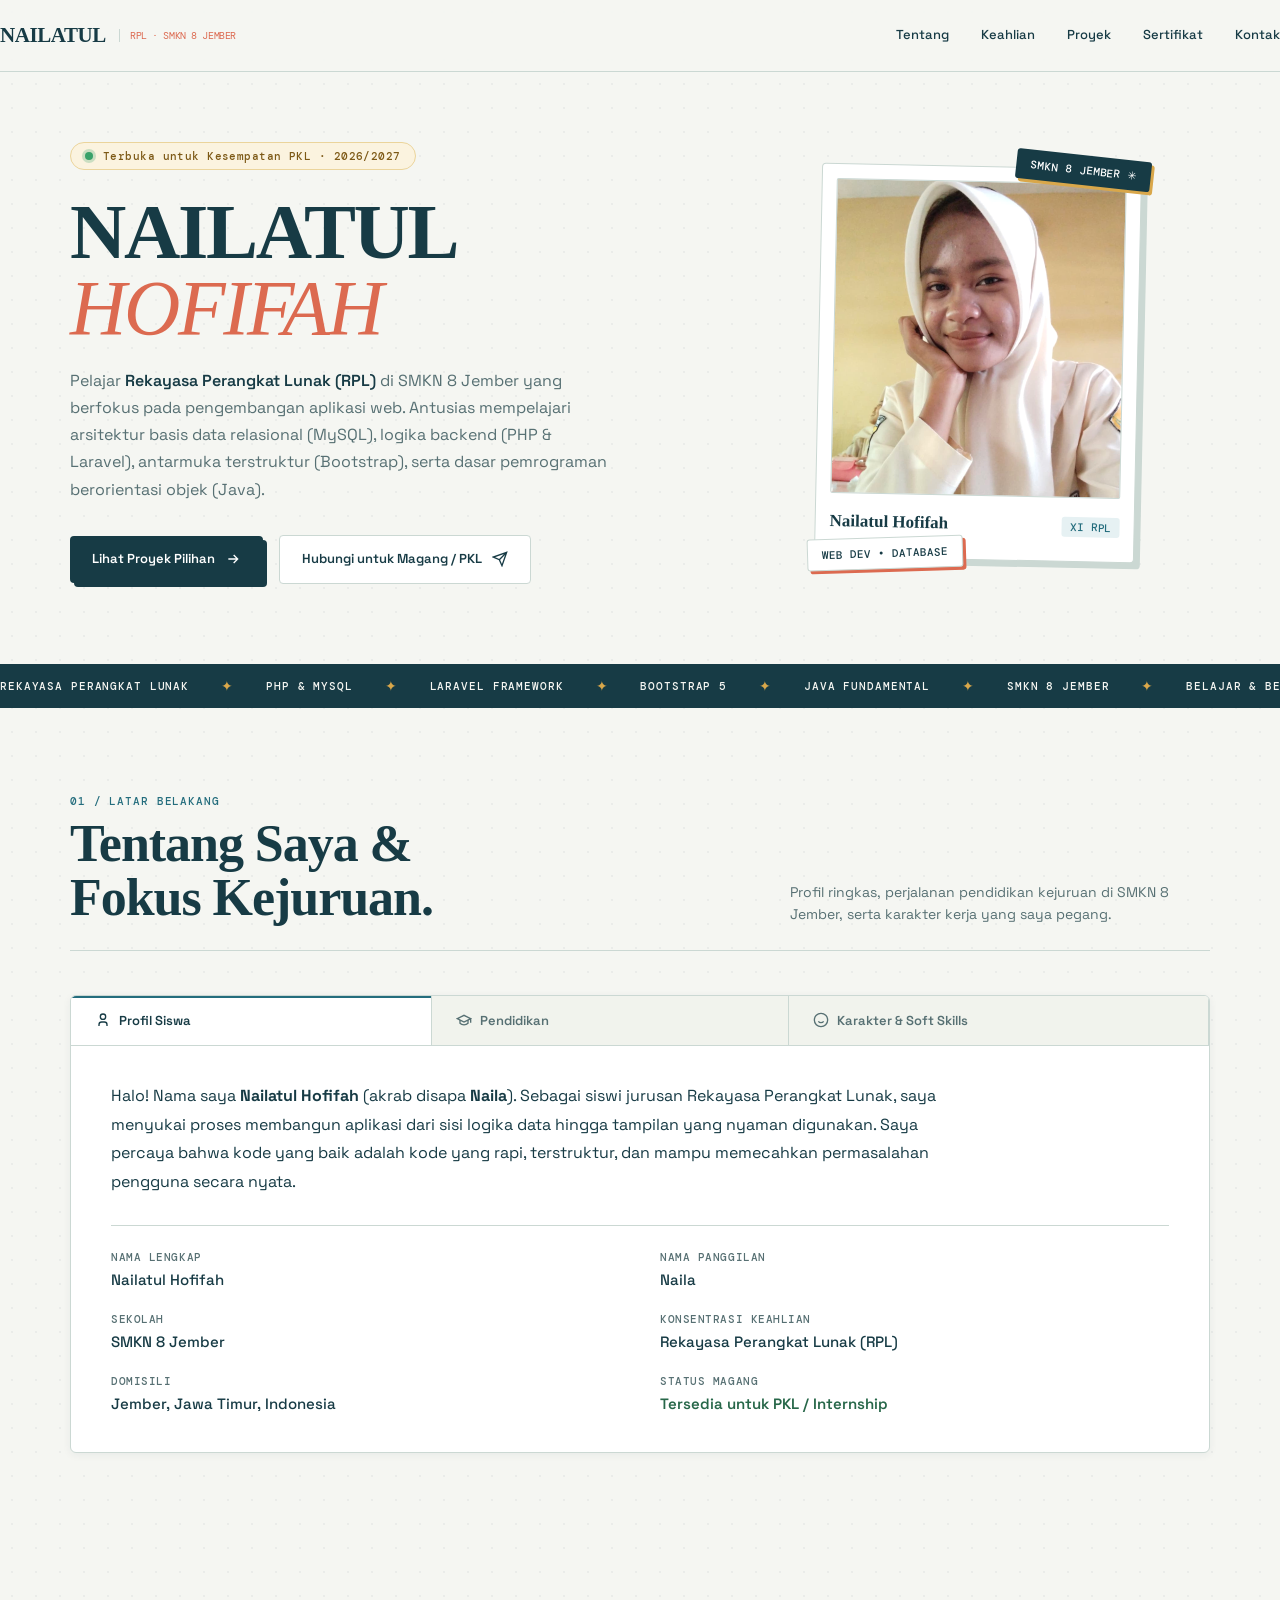
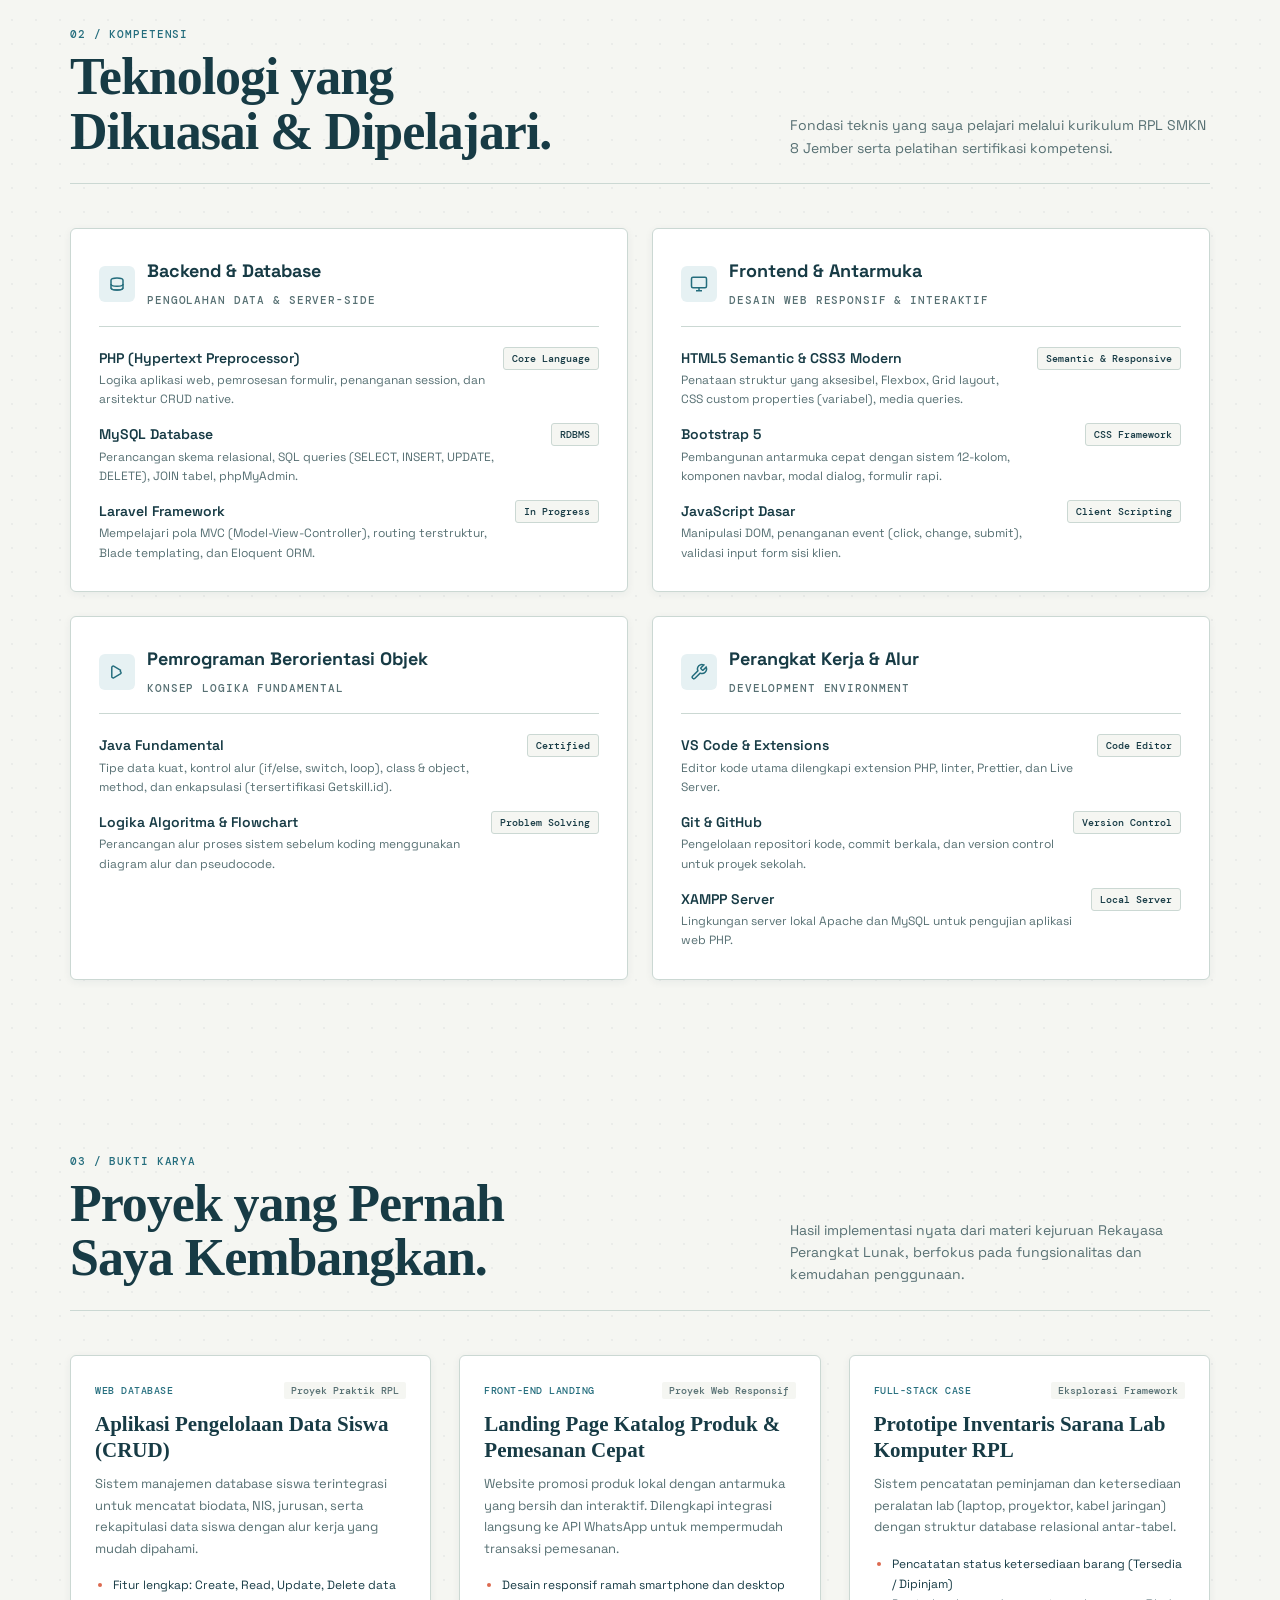
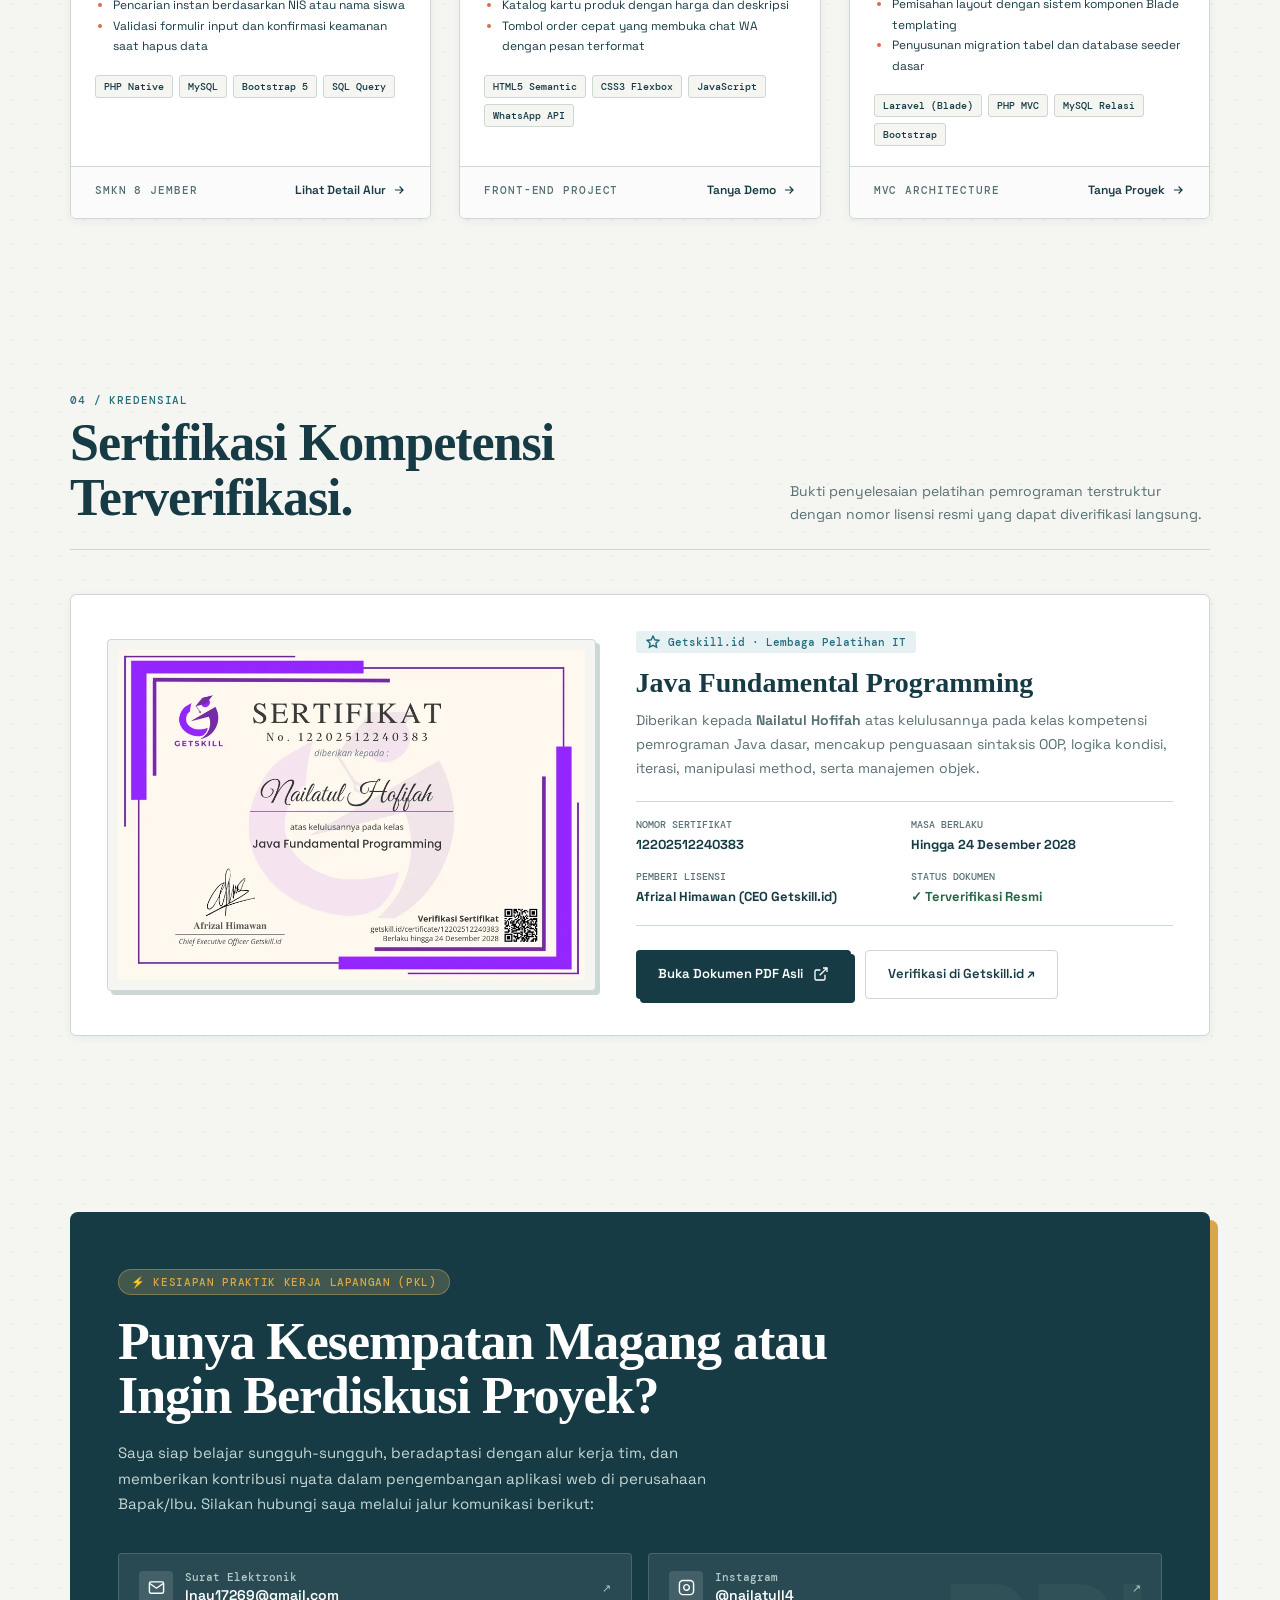
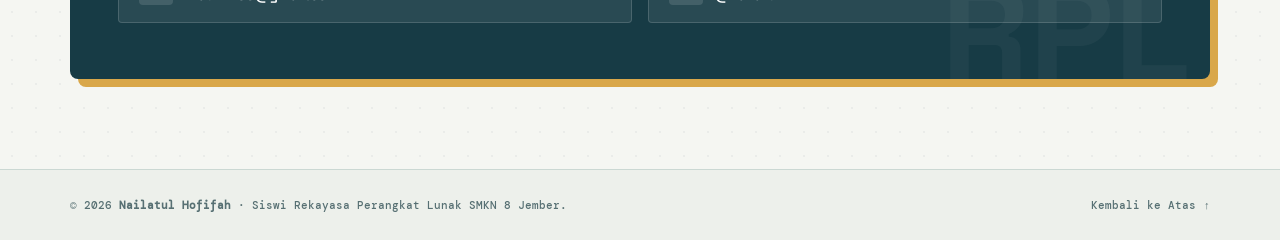
<file: index.html>
<!doctype html>
<html lang="id">
<head>
	<meta charset="utf-8">
	<meta name="viewport" content="width=device-width, initial-scale=1">
	<meta name="theme-color" content="#173b45">
	<meta name="description" content="Portofolio Nailatul Hofifah — Pelajar Rekayasa Perangkat Lunak (RPL) SMKN 8 Jember. Siap menerima kesempatan Praktik Kerja Lapangan (PKL) Web Development.">
	<meta name="author" content="Nailatul Hofifah">

	<!-- Open Graph Meta Tags -->
	<meta property="og:title" content="Nailatul Hofifah — Portofolio Rekayasa Perangkat Lunak">
	<meta property="og:description" content="Portofolio web development, proyek PHP, MySQL, Laravel, dan sertifikasi pemrograman Nailatul Hofifah.">
	<meta property="og:image" content="assets/img/naila.png">
	<meta property="og:type" content="website">

	<title>Nailatul Hofifah — Rekayasa Perangkat Lunak · SMKN 8 Jember</title>

	<link rel="icon" type="image/png" href="assets/img/favicon.png">
	<link rel="shortcut icon" href="assets/img/favicon.ico">

	<!-- Fonts -->
	<link rel="preconnect" href="https://fonts.googleapis.com">
	<link rel="preconnect" href="https://fonts.gstatic.com" crossorigin>
	<link href="https://fonts.googleapis.com/css2?family=DM+Mono:ital,wght@0,400;0,500;1,400&family=Space+Grotesk:wght@400;500;600;700&display=swap" rel="stylesheet">

	<link rel="stylesheet" href="assets/css/style.css">
</head>
<body>

	<!-- HEADER NAVIGATION -->
	<header class="topbar">
		<nav class="nav wrap" aria-label="Navigasi Utama">
			<a class="brand" href="#beranda">NAILATUL <span class="brand-role">RPL · SMKN 8 JEMBER</span></a>
			<button class="menu-toggle" type="button" aria-label="Buka Menu Navigasi" aria-expanded="false">
				<svg viewBox="0 0 24 24" fill="none" stroke="currentColor" aria-hidden="true"><path d="M4 7h16M4 12h16M4 17h16"/></svg>
			</button>
			<div class="nav-links">
				<a href="#tentang">Tentang</a>
				<a href="#keahlian">Keahlian</a>
				<a href="#proyek">Proyek</a>
				<a href="#sertifikat">Sertifikat</a>
				<a href="#kontak">Kontak</a>
			</div>
		</nav>
	</header>

	<main>
		<!-- HERO SECTION -->
		<section class="hero wrap" id="beranda">
			<div class="hero-content">
				<div class="hero-badge">
					<span class="status-dot" aria-hidden="true"></span>
					<span>Terbuka untuk Kesempatan PKL &middot; 2026/2027</span>
				</div>
				<h1>NAILATUL<br><span class="accent">HOFIFAH</span></h1>
				<p class="hero-bio">
					Pelajar <strong>Rekayasa Perangkat Lunak (RPL)</strong> di SMKN 8 Jember yang berfokus pada pengembangan aplikasi web. Antusias mempelajari arsitektur basis data relasional (MySQL), logika backend (PHP &amp; Laravel), antarmuka terstruktur (Bootstrap), serta dasar pemrograman berorientasi objek (Java).
				</p>
				<div class="hero-actions">
					<a class="btn btn-primary" href="#proyek">
						Lihat Proyek Pilihan
						<svg viewBox="0 0 24 24" fill="none" stroke="currentColor" aria-hidden="true"><path d="M5 12h14m-6-6 6 6-6 6"/></svg>
					</a>
					<a class="btn btn-secondary" href="#kontak">
						Hubungi untuk Magang / PKL
						<svg viewBox="0 0 24 24" fill="none" stroke="currentColor" aria-hidden="true"><path d="M22 2L11 13M22 2l-7 20-4-9-9-4 20-7z"/></svg>
					</a>
				</div>
			</div>

			<div class="hero-visual">
				<div class="portrait-card">
					<div class="floating-badge badge-top">SMKN 8 JEMBER ✳</div>
					<div class="portrait-frame">
						<img src="assets/img/naila.png" alt="Foto Profil Nailatul Hofifah" width="959" height="1280" fetchpriority="high">
					</div>
					<div class="portrait-caption">
						<span class="portrait-name">Nailatul Hofifah</span>
						<span class="portrait-grade">XI RPL</span>
					</div>
					<div class="floating-badge badge-bottom">WEB DEV &bull; DATABASE</div>
				</div>
			</div>
		</section>

		<!-- TICKER BANNER -->
		<div class="ticker" aria-hidden="true">
			<div class="ticker-track">
				<span>REKAYASA PERANGKAT LUNAK <b>✦</b> PHP &amp; MYSQL <b>✦</b> LARAVEL FRAMEWORK <b>✦</b> BOOTSTRAP 5 <b>✦</b> JAVA FUNDAMENTAL <b>✦</b> SMKN 8 JEMBER <b>✦</b> BELAJAR &amp; BERKARYA <b>✦</b></span>
				<span>REKAYASA PERANGKAT LUNAK <b>✦</b> PHP &amp; MYSQL <b>✦</b> LARAVEL FRAMEWORK <b>✦</b> BOOTSTRAP 5 <b>✦</b> JAVA FUNDAMENTAL <b>✦</b> SMKN 8 JEMBER <b>✦</b> BELAJAR &amp; BERKARYA <b>✦</b></span>
			</div>
		</div>

		<!-- TENTANG SAYA (TABS) -->
		<section class="wrap" id="tentang">
			<div class="section-head">
				<div>
					<p class="section-label eyebrow">01 / Latar Belakang</p>
					<h2>Tentang Saya &amp;<br>Fokus Kejuruan.</h2>
				</div>
				<p class="section-intro">Profil ringkas, perjalanan pendidikan kejuruan di SMKN 8 Jember, serta karakter kerja yang saya pegang.</p>
			</div>

			<div class="tabs-container">
				<div class="tabs-nav" role="tablist" aria-label="Informasi Tentang Nailatul Hofifah">
					<button type="button" role="tab" id="tab-profil" aria-controls="panel-profil" aria-selected="true">
						<svg width="16" height="16" viewBox="0 0 24 24" fill="none" stroke="currentColor" stroke-width="2" aria-hidden="true"><circle cx="12" cy="7" r="4"/><path d="M6 21v-2a4 4 0 0 1 4-4h4a4 4 0 0 1 4 4v2"/></svg>
						Profil Siswa
					</button>
					<button type="button" role="tab" id="tab-pendidikan" aria-controls="panel-pendidikan" aria-selected="false" tabindex="-1">
						<svg width="16" height="16" viewBox="0 0 24 24" fill="none" stroke="currentColor" stroke-width="2" aria-hidden="true"><path d="M22 10v6M2 10l10-5 10 5-10 5z"/><path d="M6 12v5c3 3 9 3 12 0v-5"/></svg>
						Pendidikan
					</button>
					<button type="button" role="tab" id="tab-softskills" aria-controls="panel-softskills" aria-selected="false" tabindex="-1">
						<svg width="16" height="16" viewBox="0 0 24 24" fill="none" stroke="currentColor" stroke-width="2" aria-hidden="true"><circle cx="12" cy="12" r="10"/><path d="M8 14s1.5 2 4 2 4-2 4-2"/><line x1="9" y1="9" x2="9.01" y2="9"/><line x1="15" y1="9" x2="15.01" y2="9"/></svg>
						Karakter &amp; Soft Skills
					</button>
				</div>

				<!-- Panel 1: Profil -->
				<div class="tab-panel" id="panel-profil" role="tabpanel" aria-labelledby="tab-profil">
					<p class="bio-intro-text">
						Halo! Nama saya <strong>Nailatul Hofifah</strong> (akrab disapa <strong>Naila</strong>). Sebagai siswi jurusan Rekayasa Perangkat Lunak, saya menyukai proses membangun aplikasi dari sisi logika data hingga tampilan yang nyaman digunakan. Saya percaya bahwa kode yang baik adalah kode yang rapi, terstruktur, dan mampu memecahkan permasalahan pengguna secara nyata.
					</p>
					<dl class="bio-grid">
						<div class="bio-row"><dt>Nama Lengkap</dt><dd>Nailatul Hofifah</dd></div>
						<div class="bio-row"><dt>Nama Panggilan</dt><dd>Naila</dd></div>
						<div class="bio-row"><dt>Sekolah</dt><dd>SMKN 8 Jember</dd></div>
						<div class="bio-row"><dt>Konsentrasi Keahlian</dt><dd>Rekayasa Perangkat Lunak (RPL)</dd></div>
						<div class="bio-row"><dt>Domisili</dt><dd>Jember, Jawa Timur, Indonesia</dd></div>
						<div class="bio-row"><dt>Status Magang</dt><dd><span style="color: #276749; font-weight:600;">Tersedia untuk PKL / Internship</span></dd></div>
					</dl>
				</div>

				<!-- Panel 2: Pendidikan -->
				<div class="tab-panel" id="panel-pendidikan" role="tabpanel" aria-labelledby="tab-pendidikan" hidden>
					<div class="timeline">
						<div class="timeline-item">
							<span class="timeline-tag">2025 &mdash; Sekarang (Aktif)</span>
							<h3>SMKN 8 Jember</h3>
							<p>Program Keahlian <strong>Rekayasa Perangkat Lunak (RPL)</strong>. Mendalami mata pelajaran produktif: Pemrograman Web (PHP, HTML, CSS, JavaScript, Bootstrap), Basis Data (MySQL), Pemrograman Berorientasi Objek (Java &amp; PHP), serta Pemodelan Perangkat Lunak.</p>
						</div>
						<div class="timeline-item">
							<span class="timeline-tag">2022 &mdash; 2025</span>
							<h3>Pendidikan Menengah Pertama (SMP)</h3>
							<p>Menyelesaikan pendidikan dasar dengan minat tinggi pada mata pelajaran eksakta, logika matematika, serta teknologi informasi.</p>
						</div>
					</div>
				</div>

				<!-- Panel 3: Soft Skills -->
				<div class="tab-panel" id="panel-softskills" role="tabpanel" aria-labelledby="tab-softskills" hidden>
					<div class="skills-cards-grid">
						<div class="skill-card">
							<h4><span>🔍</span> Problem Solving</h4>
							<p>Terbiasa membaca pesan error, debugging alur data, dan mencari solusi logis melalui dokumentasi resmi maupun referensi teknis.</p>
						</div>
						<div class="skill-card">
							<h4><span>🤝</span> Kolaborasi Tim</h4>
							<p>Mampu berkoordinasi dengan baik dalam tugas kelompok kejuruan, menghargai pembagian tugas, serta terbuka menerima masukan.</p>
						</div>
						<div class="skill-card">
							<h4><span>⏱️</span> Manajemen Waktu</h4>
							<p>Disiplin dalam menyelesaikan tugas proyek dan modul praktikum laboratorium sesuai dengan tenggat waktu (deadline) yang ditentukan.</p>
						</div>
						<div class="skill-card">
							<h4><span>🌱</span> Kemauan Belajar Tinggi</h4>
							<p>Senang mengeksplorasi teknologi baru di luar kurikulum wajib, seperti mengambil sertifikasi pemrograman mandiri di Getskill.id.</p>
						</div>
						<div class="skill-card">
							<h4><span>🎯</span> Ketelitian Kode</h4>
							<p>Memperhatikan penulisan sintaksis yang rapi, penamaan variabel yang deskriptif, dan konsistensi struktur direktori.</p>
						</div>
						<div class="skill-card">
							<h4><span>💬</span> Komunikasi Sopan</h4>
							<p>Menjaga etika berkomunikasi yang santun, profesional, dan siap dibimbing oleh instruktur maupun mentor industri.</p>
						</div>
					</div>
				</div>
			</div>
		</section>

		<!-- KEAHLIAN TEKNIS -->
		<section class="wrap" id="keahlian">
			<div class="section-head">
				<div>
					<p class="section-label eyebrow">02 / Kompetensi</p>
					<h2>Teknologi yang<br>Dikuasai &amp; Dipelajari.</h2>
				</div>
				<p class="section-intro">Fondasi teknis yang saya pelajari melalui kurikulum RPL SMKN 8 Jember serta pelatihan sertifikasi kompetensi.</p>
			</div>

			<div class="tech-grid">
				<!-- Backend & Database -->
				<div class="tech-group">
					<div class="tech-group-header">
						<div class="tech-group-icon">
							<svg viewBox="0 0 24 24" fill="none" stroke="currentColor" stroke-width="2" aria-hidden="true"><path d="M4 7c0-1.7 3.6-3 8-3s8 1.3 8 3v10c0 1.7-3.6 3-8 3s-8-1.3-8-3V7z"/><path d="M4 12c0 1.7 3.6 3 8 3s8-1.3 8-3"/><path d="M4 17c0 1.7 3.6 3 8 3s8-1.3 8-3"/></svg>
						</div>
						<div>
							<h3>Backend &amp; Database</h3>
							<span class="eyebrow" style="color: var(--muted);">Pengolahan Data &amp; Server-Side</span>
						</div>
					</div>
					<div class="tech-items-list">
						<div class="tech-item">
							<div>
								<div class="tech-item-name">PHP (Hypertext Preprocessor)</div>
								<div class="tech-item-desc">Logika aplikasi web, pemrosesan formulir, penanganan session, dan arsitektur CRUD native.</div>
							</div>
							<span class="tech-tag">Core Language</span>
						</div>
						<div class="tech-item">
							<div>
								<div class="tech-item-name">MySQL Database</div>
								<div class="tech-item-desc">Perancangan skema relasional, SQL queries (SELECT, INSERT, UPDATE, DELETE), JOIN tabel, phpMyAdmin.</div>
							</div>
							<span class="tech-tag">RDBMS</span>
						</div>
						<div class="tech-item">
							<div>
								<div class="tech-item-name">Laravel Framework</div>
								<div class="tech-item-desc">Mempelajari pola MVC (Model-View-Controller), routing terstruktur, Blade templating, dan Eloquent ORM.</div>
							</div>
							<span class="tech-tag">In Progress</span>
						</div>
					</div>
				</div>

				<!-- Frontend & UI -->
				<div class="tech-group">
					<div class="tech-group-header">
						<div class="tech-group-icon">
							<svg viewBox="0 0 24 24" fill="none" stroke="currentColor" stroke-width="2" aria-hidden="true"><rect x="2" y="3" width="20" height="14" rx="2"/><line x1="8" y1="21" x2="16" y2="21"/><line x1="12" y1="17" x2="12" y2="21"/></svg>
						</div>
						<div>
							<h3>Frontend &amp; Antarmuka</h3>
							<span class="eyebrow" style="color: var(--muted);">Desain Web Responsif &amp; Interaktif</span>
						</div>
					</div>
					<div class="tech-items-list">
						<div class="tech-item">
							<div>
								<div class="tech-item-name">HTML5 Semantic &amp; CSS3 Modern</div>
								<div class="tech-item-desc">Penataan struktur yang aksesibel, Flexbox, Grid layout, CSS custom properties (variabel), media queries.</div>
							</div>
							<span class="tech-tag">Semantic &amp; Responsive</span>
						</div>
						<div class="tech-item">
							<div>
								<div class="tech-item-name">Bootstrap 5</div>
								<div class="tech-item-desc">Pembangunan antarmuka cepat dengan sistem 12-kolom, komponen navbar, modal dialog, formulir rapi.</div>
							</div>
							<span class="tech-tag">CSS Framework</span>
						</div>
						<div class="tech-item">
							<div>
								<div class="tech-item-name">JavaScript Dasar</div>
								<div class="tech-item-desc">Manipulasi DOM, penanganan event (click, change, submit), validasi input form sisi klien.</div>
							</div>
							<span class="tech-tag">Client Scripting</span>
						</div>
					</div>
				</div>

				<!-- Fundamental OOP -->
				<div class="tech-group">
					<div class="tech-group-header">
						<div class="tech-group-icon">
							<svg viewBox="0 0 24 24" fill="none" stroke="currentColor" stroke-width="2" aria-hidden="true"><path d="M16.5 9.4L7.55 4.24a1.78 1.78 0 0 0-2.5 1.55v12.42a1.78 1.78 0 0 0 2.5 1.55l8.95-5.16a1.78 1.78 0 0 0 0-3.16z"/></svg>
						</div>
						<div>
							<h3>Pemrograman Berorientasi Objek</h3>
							<span class="eyebrow" style="color: var(--muted);">Konsep Logika Fundamental</span>
						</div>
					</div>
					<div class="tech-items-list">
						<div class="tech-item">
							<div>
								<div class="tech-item-name">Java Fundamental</div>
								<div class="tech-item-desc">Tipe data kuat, kontrol alur (if/else, switch, loop), class &amp; object, method, dan enkapsulasi (tersertifikasi Getskill.id).</div>
							</div>
							<span class="tech-tag">Certified</span>
						</div>
						<div class="tech-item">
							<div>
								<div class="tech-item-name">Logika Algoritma &amp; Flowchart</div>
								<div class="tech-item-desc">Perancangan alur proses sistem sebelum koding menggunakan diagram alur dan pseudocode.</div>
							</div>
							<span class="tech-tag">Problem Solving</span>
						</div>
					</div>
				</div>

				<!-- Tools & Environment -->
				<div class="tech-group">
					<div class="tech-group-header">
						<div class="tech-group-icon">
							<svg viewBox="0 0 24 24" fill="none" stroke="currentColor" stroke-width="2" aria-hidden="true"><path d="M14.7 6.3a1 1 0 0 0 0 1.4l1.6 1.6a1 1 0 0 0 1.4 0l3.77-3.77a6 6 0 0 1-7.94 7.94l-6.91 6.91a2.12 2.12 0 0 1-3-3l6.91-6.91a6 6 0 0 1 7.94-7.94l-3.76 3.76z"/></svg>
						</div>
						<div>
							<h3>Perangkat Kerja &amp; Alur</h3>
							<span class="eyebrow" style="color: var(--muted);">Development Environment</span>
						</div>
					</div>
					<div class="tech-items-list">
						<div class="tech-item">
							<div>
								<div class="tech-item-name">VS Code &amp; Extensions</div>
								<div class="tech-item-desc">Editor kode utama dilengkapi extension PHP, linter, Prettier, dan Live Server.</div>
							</div>
							<span class="tech-tag">Code Editor</span>
						</div>
						<div class="tech-item">
							<div>
								<div class="tech-item-name">Git &amp; GitHub</div>
								<div class="tech-item-desc">Pengelolaan repositori kode, commit berkala, dan version control untuk proyek sekolah.</div>
							</div>
							<span class="tech-tag">Version Control</span>
						</div>
						<div class="tech-item">
							<div>
								<div class="tech-item-name">XAMPP Server</div>
								<div class="tech-item-desc">Lingkungan server lokal Apache dan MySQL untuk pengujian aplikasi web PHP.</div>
							</div>
							<span class="tech-tag">Local Server</span>
						</div>
					</div>
				</div>
			</div>
		</section>

		<!-- SHOWCASE PROYEK KARYA -->
		<section class="wrap" id="proyek">
			<div class="section-head">
				<div>
					<p class="section-label eyebrow">03 / Bukti Karya</p>
					<h2>Proyek yang Pernah<br>Saya Kembangkan.</h2>
				</div>
				<p class="section-intro">Hasil implementasi nyata dari materi kejuruan Rekayasa Perangkat Lunak, berfokus pada fungsionalitas dan kemudahan penggunaan.</p>
			</div>

			<div class="projects-grid">
				<!-- Proyek 1 -->
				<article class="project-card">
					<div class="project-body">
						<div class="project-meta-top">
							<span class="project-category">Web Database</span>
							<span class="project-scope">Proyek Praktik RPL</span>
						</div>
						<h3>Aplikasi Pengelolaan Data Siswa (CRUD)</h3>
						<p>Sistem manajemen database siswa terintegrasi untuk mencatat biodata, NIS, jurusan, serta rekapitulasi data siswa dengan alur kerja yang mudah dipahami.</p>
						<ul class="project-features">
							<li>Fitur lengkap: Create, Read, Update, Delete data</li>
							<li>Pencarian instan berdasarkan NIS atau nama siswa</li>
							<li>Validasi formulir input dan konfirmasi keamanan saat hapus data</li>
						</ul>
						<div class="project-tags">
							<span>PHP Native</span>
							<span>MySQL</span>
							<span>Bootstrap 5</span>
							<span>SQL Query</span>
						</div>
					</div>
					<div class="project-footer">
						<span class="eyebrow" style="color: var(--muted);">SMKN 8 Jember</span>
						<a class="project-link" href="#kontak">
							Lihat Detail Alur <svg viewBox="0 0 24 24" fill="none" stroke="currentColor" stroke-width="2" aria-hidden="true"><path d="M5 12h14m-6-6 6 6-6 6"/></svg>
						</a>
					</div>
				</article>

				<!-- Proyek 2 -->
				<article class="project-card">
					<div class="project-body">
						<div class="project-meta-top">
							<span class="project-category">Front-End Landing</span>
							<span class="project-scope">Proyek Web Responsif</span>
						</div>
						<h3>Landing Page Katalog Produk &amp; Pemesanan Cepat</h3>
						<p>Website promosi produk lokal dengan antarmuka yang bersih dan interaktif. Dilengkapi integrasi langsung ke API WhatsApp untuk mempermudah transaksi pemesanan.</p>
						<ul class="project-features">
							<li>Desain responsif ramah smartphone dan desktop</li>
							<li>Katalog kartu produk dengan harga dan deskripsi</li>
							<li>Tombol order cepat yang membuka chat WA dengan pesan terformat</li>
						</ul>
						<div class="project-tags">
							<span>HTML5 Semantic</span>
							<span>CSS3 Flexbox</span>
							<span>JavaScript</span>
							<span>WhatsApp API</span>
						</div>
					</div>
					<div class="project-footer">
						<span class="eyebrow" style="color: var(--muted);">Front-End Project</span>
						<a class="project-link" href="#kontak">
							Tanya Demo <svg viewBox="0 0 24 24" fill="none" stroke="currentColor" stroke-width="2" aria-hidden="true"><path d="M5 12h14m-6-6 6 6-6 6"/></svg>
						</a>
					</div>
				</article>

				<!-- Proyek 3 -->
				<article class="project-card">
					<div class="project-body">
						<div class="project-meta-top">
							<span class="project-category">Full-Stack Case</span>
							<span class="project-scope">Eksplorasi Framework</span>
						</div>
						<h3>Prototipe Inventaris Sarana Lab Komputer RPL</h3>
						<p>Sistem pencatatan peminjaman dan ketersediaan peralatan lab (laptop, proyektor, kabel jaringan) dengan struktur database relasional antar-tabel.</p>
						<ul class="project-features">
							<li>Pencatatan status ketersediaan barang (Tersedia / Dipinjam)</li>
							<li>Pemisahan layout dengan sistem komponen Blade templating</li>
							<li>Penyusunan migration tabel dan database seeder dasar</li>
						</ul>
						<div class="project-tags">
							<span>Laravel (Blade)</span>
							<span>PHP MVC</span>
							<span>MySQL Relasi</span>
							<span>Bootstrap</span>
						</div>
					</div>
					<div class="project-footer">
						<span class="eyebrow" style="color: var(--muted);">MVC Architecture</span>
						<a class="project-link" href="#kontak">
							Tanya Proyek <svg viewBox="0 0 24 24" fill="none" stroke="currentColor" stroke-width="2" aria-hidden="true"><path d="M5 12h14m-6-6 6 6-6 6"/></svg>
						</a>
					</div>
				</article>
			</div>
		</section>

		<!-- SERTIFIKASI RESMI -->
		<section class="wrap" id="sertifikat">
			<div class="section-head">
				<div>
					<p class="section-label eyebrow">04 / Kredensial</p>
					<h2>Sertifikasi Kompetensi<br>Terverifikasi.</h2>
				</div>
				<p class="section-intro">Bukti penyelesaian pelatihan pemrograman terstruktur dengan nomor lisensi resmi yang dapat diverifikasi langsung.</p>
			</div>

			<div class="cert-showcase">
				<div class="cert-image-frame">
					<img src="assets/img/sertifikat-preview.png" alt="Sertifikat Java Fundamental Programming Nailatul Hofifah dari Getskill.id" width="900" height="636">
				</div>
				<div class="cert-info">
					<div class="cert-issuer">
						<svg width="14" height="14" viewBox="0 0 24 24" fill="none" stroke="currentColor" stroke-width="2.5" aria-hidden="true"><path d="M12 2l3.09 6.26L22 9.27l-5 4.87 1.18 6.88L12 17.77l-6.18 3.25L7 14.14 2 9.27l6.91-1.01L12 2z"/></svg>
						<span>Getskill.id &middot; Lembaga Pelatihan IT</span>
					</div>
					<h3>Java Fundamental Programming</h3>
					<p>
						Diberikan kepada <strong>Nailatul Hofifah</strong> atas kelulusannya pada kelas kompetensi pemrograman Java dasar, mencakup penguasaan sintaksis OOP, logika kondisi, iterasi, manipulasi method, serta manajemen objek.
					</p>
					<div class="cert-details-list">
						<div class="cert-detail-item">
							<span>Nomor Sertifikat</span>
							<strong>12202512240383</strong>
						</div>
						<div class="cert-detail-item">
							<span>Masa Berlaku</span>
							<strong>Hingga 24 Desember 2028</strong>
						</div>
						<div class="cert-detail-item">
							<span>Pemberi Lisensi</span>
							<strong>Afrizal Himawan (CEO Getskill.id)</strong>
						</div>
						<div class="cert-detail-item">
							<span>Status Dokumen</span>
							<strong style="color: #276749;">&check; Terverifikasi Resmi</strong>
						</div>
					</div>
					<div class="cert-actions">
						<a class="btn btn-primary" href="assets/docs/sertifikat-12202512240383.pdf" target="_blank" rel="noreferrer">
							Buka Dokumen PDF Asli
							<svg viewBox="0 0 24 24" fill="none" stroke="currentColor" aria-hidden="true"><path d="M18 13v6a2 2 0 0 1-2 2H5a2 2 0 0 1-2-2V8a2 2 0 0 1 2-2h6"/><polyline points="15 3 21 3 21 9"/><line x1="10" y1="14" x2="21" y2="3"/></svg>
						</a>
						<a class="btn btn-secondary" href="https://getskill.id/certificate/12202512240383" target="_blank" rel="noreferrer">
							Verifikasi di Getskill.id ↗
						</a>
					</div>
				</div>
			</div>
		</section>

		<!-- BANNER KESIAPAN PKL & KONTAK -->
		<section class="wrap contact-section" id="kontak">
			<div class="pkl-card">
				<span class="pkl-badge">⚡ KESIAPAN PRAKTIK KERJA LAPANGAN (PKL)</span>
				<h2>Punya Kesempatan Magang atau Ingin Berdiskusi Proyek?</h2>
				<p>
					Saya siap belajar sungguh-sungguh, beradaptasi dengan alur kerja tim, dan memberikan kontribusi nyata dalam pengembangan aplikasi web di perusahaan Bapak/Ibu. Silakan hubungi saya melalui jalur komunikasi berikut:
				</p>
				<div class="contact-channels">
					<a class="contact-item" href="mailto:lnau17269@gmail.com?subject=Tawaran%20Praktik%20Kerja%20Lapangan%20(PKL)%20-%20Nailatul%20Hofifah">
						<div class="contact-item-left">
							<div class="contact-item-icon">
								<svg viewBox="0 0 24 24" fill="none" stroke="currentColor" stroke-width="2" aria-hidden="true"><path d="M4 4h16c1.1 0 2 .9 2 2v12c0 1.1-.9 2-2 2H4c-1.1 0-2-.9-2-2V6c0-1.1.9-2 2-2z"/><polyline points="22,6 12,13 2,6"/></svg>
							</div>
							<div>
								<span>Surat Elektronik</span>
								<strong>lnau17269@gmail.com</strong>
							</div>
						</div>
						<span class="contact-item-arrow" aria-hidden="true">↗</span>
					</a>

					<a class="contact-item" href="https://instagram.com/nailatull4" target="_blank" rel="noreferrer">
						<div class="contact-item-left">
							<div class="contact-item-icon">
								<svg viewBox="0 0 24 24" fill="none" stroke="currentColor" stroke-width="2" aria-hidden="true"><rect x="2" y="2" width="20" height="20" rx="5" ry="5"/><path d="M16 11.37A4 4 0 1 1 12.63 8 4 4 0 0 1 16 11.37z"/><line x1="17.5" y1="6.5" x2="17.51" y2="6.5"/></svg>
							</div>
							<div>
								<span>Instagram</span>
								<strong>@nailatull4</strong>
							</div>
						</div>
						<span class="contact-item-arrow" aria-hidden="true">↗</span>
					</a>
				</div>
			</div>
		</section>
	</main>

	<!-- FOOTER -->
	<footer>
		<div class="footer-inner wrap">
			<span>&copy; <span id="year"></span> <strong>Nailatul Hofifah</strong> &middot; Siswi Rekayasa Perangkat Lunak SMKN 8 Jember.</span>
			<div class="footer-links">
				<a href="#beranda">Kembali ke Atas &uarr;</a>
			</div>
		</div>
	</footer>

	<!-- JAVASCRIPT -->
	<script src="assets/js/script.js" defer></script>
</body>
</html>
</file>
<file: assets/css/style.css>
:root {
			--paper: #f5f6f2;
			--paper-card: #ffffff;
			--ink: #173b45;
			--muted: #577073;
			--line: #cbd8d3;
			--teal: #246d7d;
			--teal-light: #e6f1f3;
			--ochre: #d9a74a;
			--ochre-light: #fbf3df;
			--terracotta: #dc6a50;
			--terracotta-light: #faece8;
			--mono: "DM Mono", monospace;
			--sans: "Space Grotesk", -apple-system, BlinkMacSystemFont, sans-serif;
			--serif: Georgia, "Times New Roman", serif;
			--shadow-sm: 0 2px 8px rgba(23, 59, 69, 0.06);
			--shadow-md: 0 8px 24px rgba(23, 59, 69, 0.08);
			--shadow-brutal: 4px 4px 0px var(--ink);
		}

		* { box-sizing: border-box; }
		html { scroll-behavior: smooth; scroll-padding-top: 84px; }
		body {
			margin: 0;
			background-color: var(--paper);
			color: var(--ink);
			font-family: var(--sans);
			overflow-x: hidden;
			line-height: 1.6;
			background-image: radial-gradient(rgba(23, 59, 69, 0.05) 1px, transparent 1px);
			background-size: 24px 24px;
		}

		a { color: inherit; text-decoration: none; }
		button { font: inherit; cursor: pointer; }
		img { max-width: 100%; height: auto; display: block; }

		.wrap { width: min(1140px, calc(100% - 48px)); margin: 0 auto; }
		.eyebrow { font: 500 11px/1 var(--mono); letter-spacing: 0.08em; text-transform: uppercase; }

		/* Focus Accessibility */
		a:focus-visible, button:focus-visible {
			outline: 3px solid var(--terracotta);
			outline-offset: 3px;
		}

		/* Header & Navigation */
		.topbar {
			position: sticky;
			top: 0;
			z-index: 100;
			height: 72px;
			background: rgba(245, 246, 242, 0.92);
			backdrop-filter: blur(12px);
			border-bottom: 1px solid var(--line);
			display: flex;
			align-items: center;
		}
		.nav {
			display: flex;
			justify-content: space-between;
			align-items: center;
			width: 100%;
		}
		.brand {
			font-family: var(--serif);
			font-size: 21px;
			font-weight: 700;
			letter-spacing: -0.02em;
			display: inline-flex;
			align-items: center;
			gap: 3px;
		}
		.brand span { color: var(--terracotta); }
		.brand-role {
			font: 400 10px var(--mono);
			color: var(--muted);
			margin-left: 10px;
			padding-left: 10px;
			border-left: 1px solid var(--line);
		}
		.nav-links {
			display: flex;
			align-items: center;
			gap: 32px;
			font-size: 13px;
			font-weight: 500;
		}
		.nav-links a:not(.nav-cta) {
			color: var(--ink);
			transition: color 0.2s ease;
		}
		.nav-links a:not(.nav-cta):hover {
			color: var(--teal);
		}
		.nav-cta {
			display: inline-flex;
			align-items: center;
			gap: 8px;
			padding: 9px 16px;
			background: var(--ink);
			color: #fff !important;
			border-radius: 4px;
			font-size: 12px;
			font-weight: 600;
			letter-spacing: 0.02em;
			transition: background 0.2s ease, transform 0.2s ease;
		}
		.nav-cta:hover {
			background: var(--teal);
			transform: translateY(-1px);
		}
		.menu-toggle {
			display: none;
			border: 1px solid var(--line);
			background: #fff;
			padding: 8px 10px;
			border-radius: 4px;
		}
		.menu-toggle svg { width: 22px; height: 22px; display: block; stroke: var(--ink); }

		/* Hero Section */
		.hero {
			padding: 70px 0 80px;
			display: grid;
			grid-template-columns: 1.15fr 0.85fr;
			align-items: center;
			gap: 50px;
		}
		.hero-badge {
			display: inline-flex;
			align-items: center;
			gap: 10px;
			background: var(--ochre-light);
			color: #7d5916;
			border: 1px solid #ebd49b;
			padding: 6px 14px;
			border-radius: 100px;
			margin-bottom: 24px;
			font: 500 11px var(--mono);
			letter-spacing: 0.04em;
		}
		.hero-badge .status-dot {
			width: 8px;
			height: 8px;
			border-radius: 50%;
			background: #38a169;
			box-shadow: 0 0 0 3px rgba(56, 161, 105, 0.25);
		}
		h1 {
			margin: 0 0 20px;
			font-family: var(--serif);
			font-size: clamp(48px, 6.4vw, 78px);
			line-height: 0.98;
			font-weight: 700;
			letter-spacing: -0.03em;
		}
		h1 .accent {
			color: var(--terracotta);
			font-style: italic;
			font-weight: 400;
		}
		.hero-bio {
			max-width: 540px;
			color: var(--muted);
			font-size: 16px;
			line-height: 1.7;
			margin: 0 0 32px;
		}
		.hero-bio strong {
			color: var(--ink);
			font-weight: 600;
		}
		.hero-actions {
			display: flex;
			align-items: center;
			gap: 16px;
			flex-wrap: wrap;
		}
		.btn {
			display: inline-flex;
			align-items: center;
			justify-content: center;
			gap: 10px;
			padding: 13px 22px;
			border-radius: 4px;
			font-size: 13px;
			font-weight: 600;
			transition: all 0.2s ease;
		}
		.btn-primary {
			background: var(--ink);
			color: #fff;
			box-shadow: var(--shadow-brutal);
		}
		.btn-primary:hover {
			background: var(--teal);
			transform: translate(-2px, -2px);
			box-shadow: 6px 6px 0px var(--ink);
		}
		.btn-secondary {
			background: #fff;
			color: var(--ink);
			border: 1px solid var(--line);
		}
		.btn-secondary:hover {
			border-color: var(--ink);
			background: #fcfcfb;
		}
		.btn svg { width: 16px; height: 16px; stroke-width: 2; }

		/* Hero Profile Visual */
		.hero-visual {
			position: relative;
			display: flex;
			justify-content: center;
			align-items: center;
		}
		.portrait-card {
			position: relative;
			width: 320px;
			background: #fff;
			border: 1px solid var(--line);
			padding: 14px 14px 22px;
			box-shadow: 6px 6px 0px var(--line);
			border-radius: 4px;
			transform: rotate(1.2deg);
			transition: transform 0.3s ease, box-shadow 0.3s ease;
		}
		.portrait-card:hover {
			transform: rotate(0deg) translateY(-4px);
			box-shadow: 8px 8px 0px var(--ink);
		}
		.portrait-frame {
			width: 100%;
			aspect-ratio: 0.92;
			overflow: hidden;
			background: #e2e8e6;
			border: 1px solid var(--line);
			border-radius: 2px;
		}
		.portrait-frame img {
			width: 100%;
			height: 100%;
			object-fit: cover;
			object-position: center 20%;
			filter: contrast(1.03);
		}
		.portrait-caption {
			margin-top: 14px;
			display: flex;
			justify-content: space-between;
			align-items: baseline;
		}
		.portrait-name {
			font-family: var(--serif);
			font-size: 17px;
			font-weight: 700;
			color: var(--ink);
		}
		.portrait-grade {
			font: 500 11px var(--mono);
			color: var(--teal);
			background: var(--teal-light);
			padding: 3px 8px;
			border-radius: 3px;
		}
		.floating-badge {
			position: absolute;
			z-index: 2;
			background: var(--ink);
			color: #fff;
			padding: 8px 14px;
			border-radius: 3px;
			font: 500 11px var(--mono);
			box-shadow: 3px 3px 0 var(--ochre);
		}
		.floating-badge.badge-top {
			top: -14px;
			right: -10px;
			transform: rotate(5deg);
		}
		.floating-badge.badge-bottom {
			bottom: -12px;
			left: -8px;
			transform: rotate(-3deg);
			background: #fff;
			color: var(--ink);
			border: 1px solid var(--line);
			box-shadow: 3px 3px 0 var(--terracotta);
		}

		/* Ticker Ribbon */
		.ticker {
			overflow: hidden;
			background: var(--ink);
			color: #f5f6f2;
			border-top: 1px solid var(--ink);
			border-bottom: 1px solid var(--ink);
			padding: 12px 0;
		}
		.ticker-track {
			display: flex;
			width: max-content;
			gap: 32px;
			align-items: center;
			animation: drift 32s linear infinite;
			font: 500 11px var(--mono);
			text-transform: uppercase;
			letter-spacing: 0.08em;
		}
		.ticker-track span {
			display: flex;
			align-items: center;
			gap: 32px;
		}
		.ticker-track b { color: var(--ochre); font-weight: 400; font-size: 14px; }
		@keyframes drift { to { transform: translateX(-50%); } }

		/* Sections Shared */
		section { padding: 88px 0; }
		.section-head {
			display: flex;
			justify-content: space-between;
			align-items: flex-end;
			gap: 30px;
			margin-bottom: 44px;
			border-bottom: 1px solid var(--line);
			padding-bottom: 24px;
		}
		.section-label {
			margin: 0 0 10px;
			color: var(--teal);
		}
		h2 {
			margin: 0;
			font-family: var(--serif);
			font-size: clamp(34px, 4.5vw, 52px);
			line-height: 1.05;
			font-weight: 700;
			letter-spacing: -0.02em;
		}
		.section-intro {
			max-width: 420px;
			margin: 0;
			color: var(--muted);
			font-size: 14px;
			line-height: 1.6;
		}

		/* Tab Navigation (Tentang Saya) */
		.tabs-container {
			background: #fff;
			border: 1px solid var(--line);
			border-radius: 6px;
			box-shadow: var(--shadow-sm);
			overflow: hidden;
		}
		.tabs-nav {
			display: flex;
			background: #f1f3ed;
			border-bottom: 1px solid var(--line);
			overflow-x: auto;
		}
		.tabs-nav button {
			flex: 1 0 auto;
			padding: 16px 24px;
			background: none;
			border: none;
			border-right: 1px solid var(--line);
			color: var(--muted);
			font: 600 13px var(--sans);
			transition: all 0.2s ease;
			white-space: nowrap;
			display: inline-flex;
			align-items: center;
			gap: 8px;
		}
		.tabs-nav button:hover {
			color: var(--ink);
			background: rgba(255, 255, 255, 0.5);
		}
		.tabs-nav button[aria-selected="true"] {
			background: #fff;
			color: var(--ink);
			box-shadow: inset 0 2px 0 var(--teal);
		}
		.tab-panel {
			padding: 36px 40px;
		}
		.tab-panel[hidden] { display: none; }

		/* Tab Content Typography */
		.bio-intro-text {
			font-size: 16px;
			line-height: 1.8;
			color: var(--ink);
			max-width: 840px;
			margin: 0 0 28px;
		}
		.bio-grid {
			display: grid;
			grid-template-columns: repeat(2, 1fr);
			gap: 20px 40px;
			margin: 0;
			padding: 24px 0 0;
			border-top: 1px solid var(--line);
		}
		.bio-row dt {
			font: 500 11px var(--mono);
			color: var(--muted);
			text-transform: uppercase;
			letter-spacing: 0.05em;
			margin-bottom: 4px;
		}
		.bio-row dd {
			margin: 0;
			font-size: 15px;
			color: var(--ink);
			font-weight: 500;
		}

		/* Timeline for Education */
		.timeline {
			position: relative;
			padding-left: 28px;
			border-left: 2px solid var(--line);
			display: flex;
			flex-direction: column;
			gap: 32px;
		}
		.timeline-item { position: relative; }
		.timeline-item::before {
			content: "";
			position: absolute;
			left: -35px;
			top: 4px;
			width: 12px;
			height: 12px;
			border-radius: 50%;
			background: #fff;
			border: 3px solid var(--teal);
		}
		.timeline-tag {
			font: 500 11px var(--mono);
			color: var(--teal);
			background: var(--teal-light);
			padding: 3px 8px;
			border-radius: 3px;
			display: inline-block;
			margin-bottom: 8px;
		}
		.timeline-item h3 {
			margin: 0 0 6px;
			font-size: 18px;
			font-weight: 700;
		}
		.timeline-item p {
			margin: 0;
			color: var(--muted);
			font-size: 14px;
			line-height: 1.6;
		}

		/* Soft Skills & Workflows */
		.skills-cards-grid {
			display: grid;
			grid-template-columns: repeat(3, 1fr);
			gap: 18px;
		}
		.skill-card {
			background: var(--paper);
			border: 1px solid var(--line);
			border-radius: 4px;
			padding: 20px;
		}
		.skill-card h4 {
			margin: 0 0 8px;
			font-size: 15px;
			font-weight: 600;
			display: flex;
			align-items: center;
			gap: 8px;
		}
		.skill-card p {
			margin: 0;
			color: var(--muted);
			font-size: 13px;
			line-height: 1.6;
		}

		/* Technical Competencies Section */
		.tech-grid {
			display: grid;
			grid-template-columns: repeat(2, 1fr);
			gap: 24px;
		}
		.tech-group {
			background: #fff;
			border: 1px solid var(--line);
			border-radius: 6px;
			padding: 28px;
			box-shadow: var(--shadow-sm);
		}
		.tech-group-header {
			display: flex;
			align-items: center;
			gap: 12px;
			margin-bottom: 20px;
			padding-bottom: 14px;
			border-bottom: 1px solid var(--line);
		}
		.tech-group-icon {
			width: 36px;
			height: 36px;
			background: var(--teal-light);
			color: var(--teal);
			display: grid;
			place-items: center;
			border-radius: 6px;
		}
		.tech-group-icon svg { width: 18px; height: 18px; }
		.tech-group h3 {
			margin: 0;
			font-size: 18px;
			font-weight: 700;
		}
		.tech-items-list {
			display: flex;
			flex-direction: column;
			gap: 14px;
		}
		.tech-item {
			display: flex;
			justify-content: space-between;
			align-items: flex-start;
			gap: 16px;
		}
		.tech-item-name {
			font-weight: 600;
			font-size: 14px;
			color: var(--ink);
		}
		.tech-item-desc {
			font-size: 12px;
			color: var(--muted);
			margin-top: 2px;
		}
		.tech-tag {
			font: 500 10px var(--mono);
			background: var(--paper);
			border: 1px solid var(--line);
			padding: 4px 8px;
			border-radius: 3px;
			white-space: nowrap;
			color: var(--ink);
		}

		/* Projects Showcase Section */
		.projects-grid {
			display: grid;
			grid-template-columns: repeat(3, 1fr);
			gap: 28px;
		}
		.project-card {
			background: #fff;
			border: 1px solid var(--line);
			border-radius: 6px;
			box-shadow: var(--shadow-sm);
			display: flex;
			flex-direction: column;
			justify-content: space-between;
			transition: transform 0.2s ease, box-shadow 0.2s ease, border-color 0.2s ease;
			overflow: hidden;
		}
		.project-card:hover {
			transform: translateY(-4px);
			box-shadow: 6px 6px 0px var(--ink);
			border-color: var(--ink);
		}
		.project-body {
			padding: 26px 24px 20px;
		}
		.project-meta-top {
			display: flex;
			justify-content: space-between;
			align-items: center;
			margin-bottom: 12px;
		}
		.project-category {
			font: 500 10px var(--mono);
			color: var(--teal);
			text-transform: uppercase;
			letter-spacing: 0.05em;
		}
		.project-scope {
			font: 500 10px var(--mono);
			color: var(--muted);
			background: var(--paper);
			padding: 2px 7px;
			border-radius: 2px;
		}
		.project-card h3 {
			margin: 0 0 10px;
			font-family: var(--serif);
			font-size: 21px;
			line-height: 1.25;
			color: var(--ink);
		}
		.project-card p {
			margin: 0 0 16px;
			color: var(--muted);
			font-size: 13px;
			line-height: 1.65;
		}
		.project-features {
			margin: 0 0 18px;
			padding-left: 18px;
			color: var(--ink);
			font-size: 12px;
			line-height: 1.7;
		}
		.project-features li::marker { color: var(--terracotta); }
		.project-tags {
			display: flex;
			flex-wrap: wrap;
			gap: 6px;
		}
		.project-tags span {
			font: 500 10px var(--mono);
			background: var(--paper);
			border: 1px solid var(--line);
			padding: 4px 8px;
			border-radius: 3px;
			color: var(--ink);
		}
		.project-footer {
			padding: 14px 24px 18px;
			border-top: 1px solid var(--line);
			background: #fafbfa;
			display: flex;
			justify-content: space-between;
			align-items: center;
		}
		.project-link {
			display: inline-flex;
			align-items: center;
			gap: 6px;
			font-size: 12px;
			font-weight: 600;
			color: var(--ink);
			transition: color 0.2s ease;
		}
		.project-link:hover { color: var(--teal); }
		.project-link svg { width: 14px; height: 14px; }

		/* Certificate Section */
		.cert-showcase {
			background: #fff;
			border: 1px solid var(--line);
			border-radius: 6px;
			padding: 36px;
			display: grid;
			grid-template-columns: 1fr 1.1fr;
			gap: 40px;
			align-items: center;
			box-shadow: var(--shadow-sm);
		}
		.cert-image-frame {
			position: relative;
			background: var(--paper);
			border: 1px solid var(--line);
			border-radius: 4px;
			padding: 10px;
			box-shadow: 4px 4px 0 var(--line);
			transition: transform 0.2s ease;
		}
		.cert-image-frame:hover {
			transform: scale(1.01);
		}
		.cert-image-frame img {
			width: 100%;
			height: auto;
			display: block;
			border-radius: 2px;
		}
		.cert-info h3 {
			margin: 0 0 10px;
			font-family: var(--serif);
			font-size: 28px;
			line-height: 1.15;
		}
		.cert-issuer {
			display: inline-flex;
			align-items: center;
			gap: 8px;
			font: 500 11px var(--mono);
			color: var(--teal);
			background: var(--teal-light);
			padding: 4px 10px;
			border-radius: 3px;
			margin-bottom: 14px;
		}
		.cert-info p {
			color: var(--muted);
			font-size: 14px;
			line-height: 1.7;
			margin: 0 0 20px;
		}
		.cert-details-list {
			display: grid;
			grid-template-columns: repeat(2, 1fr);
			gap: 14px;
			margin-bottom: 24px;
			padding: 16px 0;
			border-top: 1px solid var(--line);
			border-bottom: 1px solid var(--line);
		}
		.cert-detail-item span {
			display: block;
			font: 500 10px var(--mono);
			color: var(--muted);
			text-transform: uppercase;
		}
		.cert-detail-item strong {
			font-size: 13px;
			color: var(--ink);
		}
		.cert-actions {
			display: flex;
			gap: 14px;
			flex-wrap: wrap;
		}

		/* PKL Banner & Contact */
		.contact-section {
			padding-bottom: 90px;
		}
		.pkl-card {
			background: var(--ink);
			color: #fff;
			border-radius: 8px;
			padding: 56px 48px;
			position: relative;
			overflow: hidden;
			box-shadow: 8px 8px 0px var(--ochre);
		}
		.pkl-card::after {
			content: "RPL";
			position: absolute;
			right: 20px;
			bottom: -25px;
			font: 800 140px/1 var(--sans);
			color: rgba(255, 255, 255, 0.04);
			pointer-events: none;
		}
		.pkl-badge {
			display: inline-block;
			font: 500 11px var(--mono);
			background: rgba(233, 193, 111, 0.2);
			color: var(--ochre);
			border: 1px solid rgba(233, 193, 111, 0.35);
			padding: 5px 12px;
			border-radius: 100px;
			margin-bottom: 20px;
			letter-spacing: 0.06em;
		}
		.pkl-card h2 {
			color: #fff;
			max-width: 740px;
			margin-bottom: 16px;
		}
		.pkl-card p {
			max-width: 600px;
			color: #c4d7d4;
			font-size: 15px;
			line-height: 1.7;
			margin: 0 0 36px;
		}
		.contact-channels {
			display: grid;
			grid-template-columns: repeat(2, 1fr);
			gap: 16px;
		}
		.contact-item {
			background: rgba(255, 255, 255, 0.08);
			border: 1px solid rgba(255, 255, 255, 0.15);
			border-radius: 4px;
			padding: 16px 20px;
			display: flex;
			align-items: center;
			justify-content: space-between;
			color: #fff;
			transition: all 0.2s ease;
		}
		.contact-item:hover {
			background: rgba(255, 255, 255, 0.16);
			border-color: var(--ochre);
			transform: translateY(-2px);
		}
		.contact-item-left {
			display: flex;
			align-items: center;
			gap: 12px;
		}
		.contact-item-icon {
			width: 34px;
			height: 34px;
			border-radius: 4px;
			background: rgba(255, 255, 255, 0.12);
			display: grid;
			place-items: center;
		}
		.contact-item-icon svg { width: 17px; height: 17px; stroke: #fff; }
		.contact-item span { display: block; font: 500 11px var(--mono); color: #b6cac7; }
		.contact-item strong { display: block; font-size: 14px; font-weight: 600; }
		.contact-item-arrow { color: var(--ochre); }

		/* Footer */
		footer {
			border-top: 1px solid var(--line);
			padding: 28px 0;
			background: #edf0eb;
		}
		.footer-inner {
			display: flex;
			justify-content: space-between;
			align-items: center;
			gap: 20px;
			font: 500 11px var(--mono);
			color: var(--muted);
		}
		.footer-links {
			display: flex;
			gap: 20px;
		}
		.footer-links a:hover { color: var(--ink); }

		/* Responsive Breakpoints */
		@media (max-width: 992px) {
			.hero { grid-template-columns: 1fr; gap: 40px; text-align: left; }
			.hero-visual { order: -1; justify-content: flex-start; }
			.projects-grid { grid-template-columns: repeat(2, 1fr); }
			.cert-showcase { grid-template-columns: 1fr; gap: 28px; }
			.contact-channels { grid-template-columns: 1fr; }
			.skills-cards-grid { grid-template-columns: 1fr; }
			.tech-grid { grid-template-columns: 1fr; }
		}

		@media (max-width: 768px) {
			.wrap { width: calc(100% - 32px); }
			.topbar { height: 66px; }
			.brand-role { display: none; }
			.menu-toggle { display: block; }
			.nav-links {
				display: none;
				position: absolute;
				top: 66px;
				left: 0;
				right: 0;
				background: #f5f6f2;
				border-bottom: 1px solid var(--line);
				flex-direction: column;
				align-items: stretch;
				padding: 24px;
				gap: 18px;
				box-shadow: 0 10px 20px rgba(0,0,0,0.06);
			}
			.nav-links.open { display: flex; }
			.nav-cta { justify-content: center; }
			.section-head { flex-direction: column; align-items: flex-start; gap: 14px; }
			.projects-grid { grid-template-columns: 1fr; }
			.bio-grid { grid-template-columns: 1fr; gap: 16px; }
			.tab-panel { padding: 24px 20px; }
			.pkl-card { padding: 36px 24px; }
			.footer-inner { flex-direction: column; align-items: flex-start; }
			.portrait-card { width: 100%; max-width: 290px; }
		}
</file>
